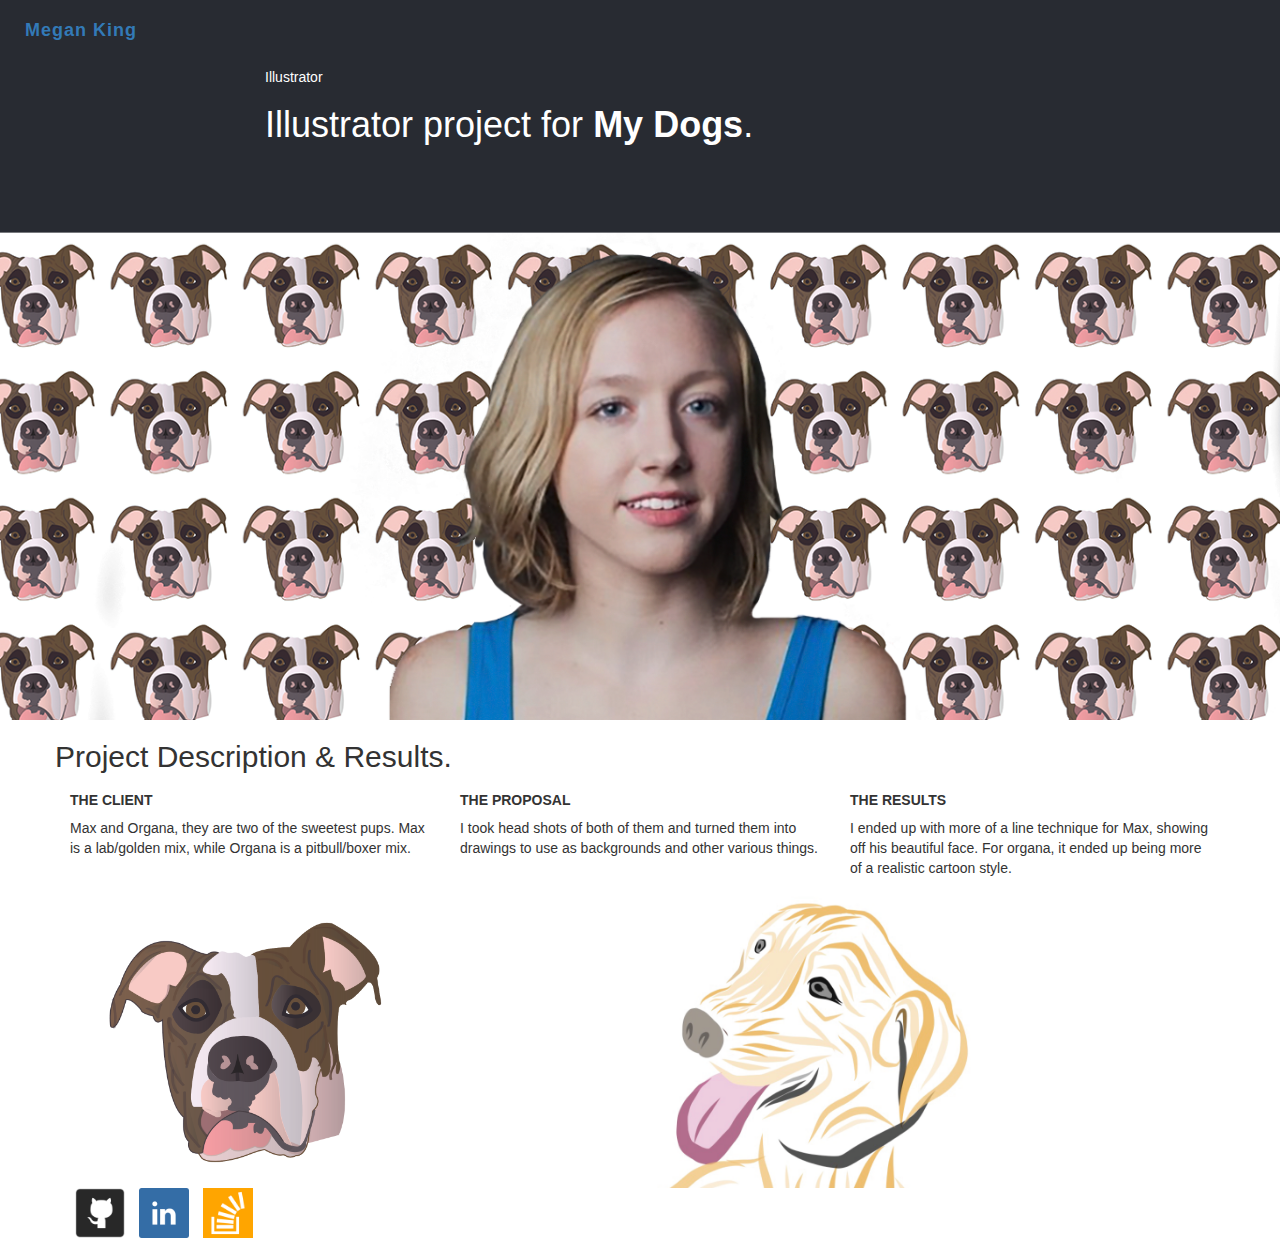
<file: Cartoons.html>
<!DOCTYPE html>
<html lang="en">
  <head>
    <meta charset="utf-8">
    <meta http-equiv="X-UA-Compatible" content="IE=edge">
    <meta name="viewport" content="width=device-width, initial-scale=1">
    <meta name="description" content="">
    <meta name="author" content="">
    <link rel="icon" href="assets/img/favicon.ico">

    <title>Cartoon Dogs</title>

    <!-- Bootstrap core CSS -->
   <link rel="stylesheet" href="https://maxcdn.bootstrapcdn.com/bootstrap/3.3.6/css/bootstrap.min.css">

    <!-- Custom styles for this template -->
    <link href="assets/css/style.css" rel="stylesheet">
    <link href="assets/css/megStyle.css" rel="stylesheet">


    <!-- IE10 viewport hack for Surface/desktop Windows 8 bug -->
    <script src="assets/js/ie10-viewport-bug-workaround.js"></script>

    <!-- HTML5 shim and Respond.js IE8 support of HTML5 elements and media queries -->
    <!--[if lt IE 9]>
      <script src="https://oss.maxcdn.com/html5shiv/3.7.2/html5shiv.min.js"></script>
      <script src="https://oss.maxcdn.com/respond/1.4.2/respond.min.js"></script>
    <![endif]-->
  </head>

  <body>

    <div id="hOrgana">
      <div class="logo">
        <a href="index.html" class="navbar-brand">Megan King</a>
      </div><!--/logo-->
      <div class="container centered">
        <div class="row">
          <div class="col-md-8 col-md-offset-2">
            <h5>Illustrator</h5>
            <h1>Illustrator project for <b>My Dogs</b>.</h1>
          </div>
        </div><!--/row-->
      </div><!--/container-->
    </div><!--H-->



    <div class="container ptb">
      <div class="row">
        <h2 class="centered mb">Project Description & Results.</h2>
        <div class="col-md-4">
          <h5><b>THE CLIENT</b></h5>
          <p>Max and Organa, they are two of the sweetest pups. Max is a lab/golden mix, while Organa is a pitbull/boxer mix.</p>
        </div><!--/col-md-4-->
        <div class="col-md-4">
          <h5><b>THE PROPOSAL</b></h5>
          <p>I took head shots of both of them and turned them into drawings to use as backgrounds and other various things.</p>
        </div><!--/col-md-4-->
        <div class="col-md-4">
          <h5><b>THE RESULTS</b></h5>
          <p>I ended up with more of a line technique for Max, showing off his beautiful face. For organa, it ended up being more of a realistic cartoon style.</p>
        </div><!--/col-md-4-->
      </div><!--/row-->
    </div><!-- /.container -->
    <div class="container">
      <div class="row mb">
        <div class="col-md-6 mb">
          <img src="assets/img/portfolio/SingleOrgana.png" class="img-responsive aligncenter" alt="" style="height: 300px;">
        </div>
        <div class="col-md-6 mb">
          <img src="assets/img/portfolio/max.png" class="img-responsive aligncenter" alt="" style="height: 300px;">
        </div>
      </div><!--/.row-->

    </div><!--/.container-->

     <div id="f">
      <div class="container">
        <div class="row centered">
          <div class="col-md-12">
            <a href="https://github.com/mgnking12" class="connectIcon" target=“_blank”><img src="assets/img/1461741072_social_media_logo_github.png" alt="blank" class="connectImage"></a>
            <a href="https://www.linkedin.com/in/mgnking
            " class="connectIcon" target=“_blank”><img src="assets/img/1461741179_linkedin-square-social-media.png" alt="blank" class="connectImage"></a>
            <a href="http://stackoverflow.com/users/6227674/megan-king?tab=profile" class="connectIcon" target=“_blank”><img src="assets/img/1461741209_stackoverflow.png" alt="blank" class="connectImage"></a>
          </div><!--/col-md-8-->
        </div>
      </div><!--/container-->
    </div><!--/.F-->

    <!-- Bootstrap core JavaScript
    ================================================== -->
    <!-- Placed at the end of the document so the pages load faster -->
    <script src="assets/js/jquery.min.js"></script>
    <script src="assets/js/bootstrap.min.js"></script>
    <script src="assets/js/retina-1.1.0.js"></script>
    <script src="assets/js/custom.js"></script>


  
  </body>
</html>
</file>
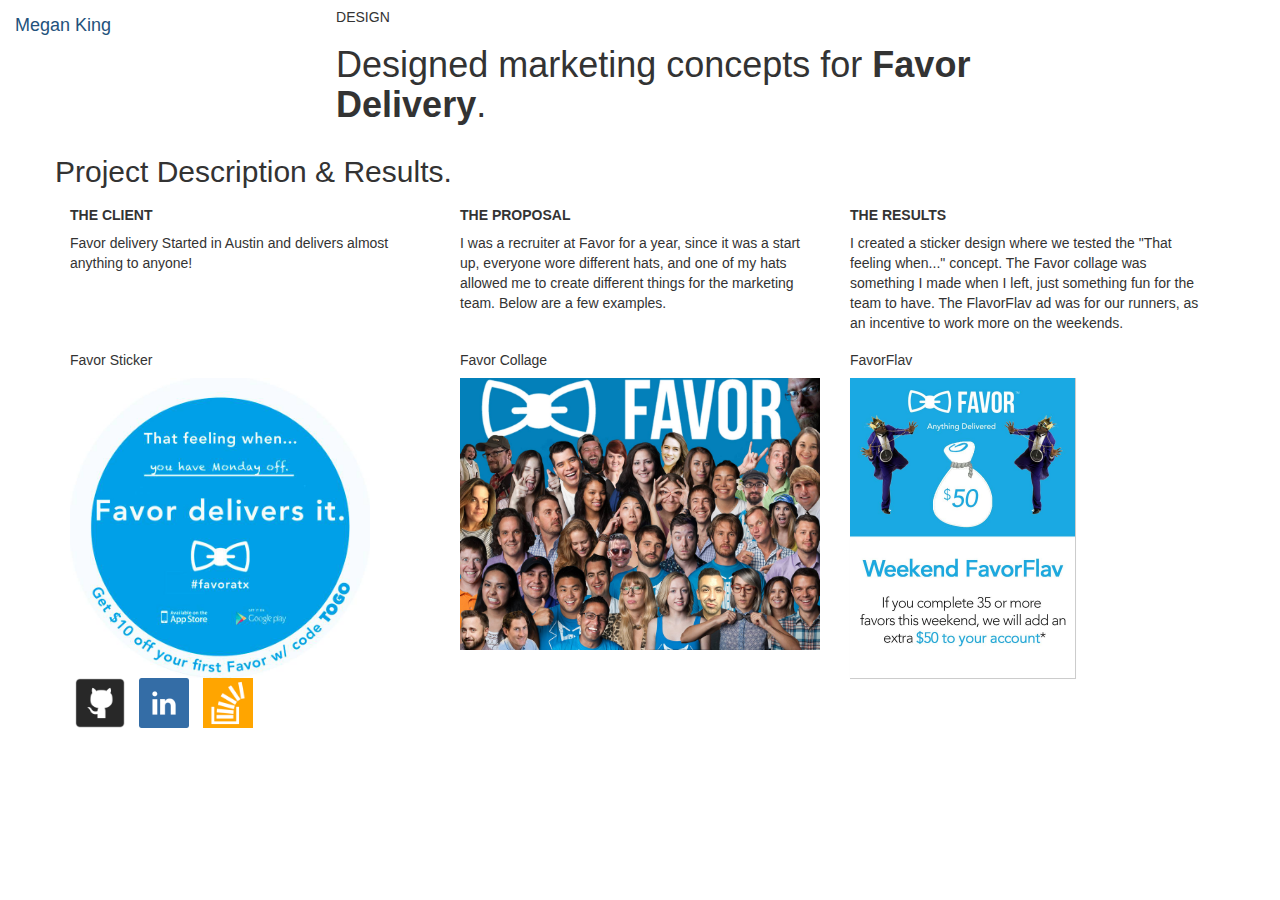
<file: favor.html>
<!DOCTYPE html>
<html lang="en">
  <head>
    <meta charset="utf-8">
    <meta http-equiv="X-UA-Compatible" content="IE=edge">
    <meta name="viewport" content="width=device-width, initial-scale=1">
    <meta name="description" content="">
    <meta name="author" content="">
    <link rel="icon" href="assets/img/favicon.ico">

    <title>Favor Delivery</title>

    <!-- Bootstrap core CSS -->
   <link rel="stylesheet" href="https://maxcdn.bootstrapcdn.com/bootstrap/3.3.6/css/bootstrap.min.css">

    <!-- Custom styles for this template -->
    <link href="assets/css/style.css" rel="stylesheet">
    <link href="assets/css/megStyle.css" rel="stylesheet">


    <!-- IE10 viewport hack for Surface/desktop Windows 8 bug -->
    <script src="assets/js/ie10-viewport-bug-workaround.js"></script>

    <!-- HTML5 shim and Respond.js IE8 support of HTML5 elements and media queries -->
    <!--[if lt IE 9]>
      <script src="https://oss.maxcdn.com/html5shiv/3.7.2/html5shiv.min.js"></script>
      <script src="https://oss.maxcdn.com/respond/1.4.2/respond.min.js"></script>
    <![endif]-->
  </head>

  <body>

    <div id="h2">
      <div class="logo">
        <a href="index.html" class="navbar-brand">Megan King</a>
      </div><!--/logo-->
      <div class="container centered">
        <div class="row">
          <div class="col-md-8 col-md-offset-2">
            <h5>DESIGN</h5>
            <h1>Designed marketing concepts for <b>Favor Delivery</b>.</h1>
          </div>
        </div><!--/row-->
      </div><!--/container-->
    </div><!--H-->



    <div class="container ptb">
      <div class="row">
        <h2 class="centered mb">Project Description & Results.</h2>
        <div class="col-md-4">
          <h5><b>THE CLIENT</b></h5>
          <p>Favor delivery Started in Austin and delivers almost anything to anyone!</p>
        </div><!--/col-md-4-->
        <div class="col-md-4">
          <h5><b>THE PROPOSAL</b></h5>
          <p>I was a recruiter at Favor for a year, since it was a start up, everyone wore different hats, and one of my hats allowed me to create different things for the marketing team. Below are a few examples.</p>
        </div><!--/col-md-4-->
        <div class="col-md-4">
          <h5><b>THE RESULTS</b></h5>
          <p>I created a sticker design where we tested the "That feeling when..." concept. The Favor collage was something I made when I left, just something fun for the team to have. The FlavorFlav ad was for our runners, as an incentive to work more on the weekends.  </p>
        </div><!--/col-md-4-->
      </div><!--/row-->
    </div><!-- /.container -->
     <div class="container">
      <div class="row mb">
      <div class="col-md-4 mb">
          <h5 class="centered">Favor Sticker</h5>
          <img src="assets/img/portfolio/favorDeliversIt.jpg" class="img-responsive aligncenter " alt="" style="height: 300px;">
        </div>
        <div class="col-md-4 mb">
          <h5 class="centered">Favor Collage</h5>
          <img src="assets/img/portfolio/favorTeam.jpg" class="img-responsive aligncenter " alt="">
        </div>
        <div class="col-md-4 mb">
          <h5 class="centered">FavorFlav</h5>
          <img src="assets/img/portfolio/favorFlav.jpg" class="img-responsive aligncenter portImg" alt="" style="height: 300px;">
        </div>
        
      </div><!--/.row-->
     
     


    </div><!--/.container-->

     <div id="f">
      <div class="container">
        <div class="row centered">
          <div class="col-md-12">
            <a href="https://github.com/mgnking12" class="connectIcon" target=“_blank”><img src="assets/img/1461741072_social_media_logo_github.png" alt="blank" class="connectImage"></a>
            <a href="https://www.linkedin.com/in/mgnking
            " class="connectIcon" target=“_blank”><img src="assets/img/1461741179_linkedin-square-social-media.png" alt="blank" class="connectImage"></a>
            <a href="http://stackoverflow.com/users/6227674/megan-king?tab=profile" class="connectIcon" target=“_blank”><img src="assets/img/1461741209_stackoverflow.png" alt="blank" class="connectImage"></a>
          </div><!--/col-md-12-->
        </div>
      </div><!--/container-->
    </div><!--/.F-->

    <!-- Bootstrap core JavaScript
    ================================================== -->
    <!-- Placed at the end of the document so the pages load faster -->
    <script src="assets/js/jquery.min.js"></script>
    <script src="assets/js/bootstrap.min.js"></script>
    <script src="assets/js/retina-1.1.0.js"></script>
    <script src="assets/js/custom.js"></script>


  
  </body>
</html>
</file>
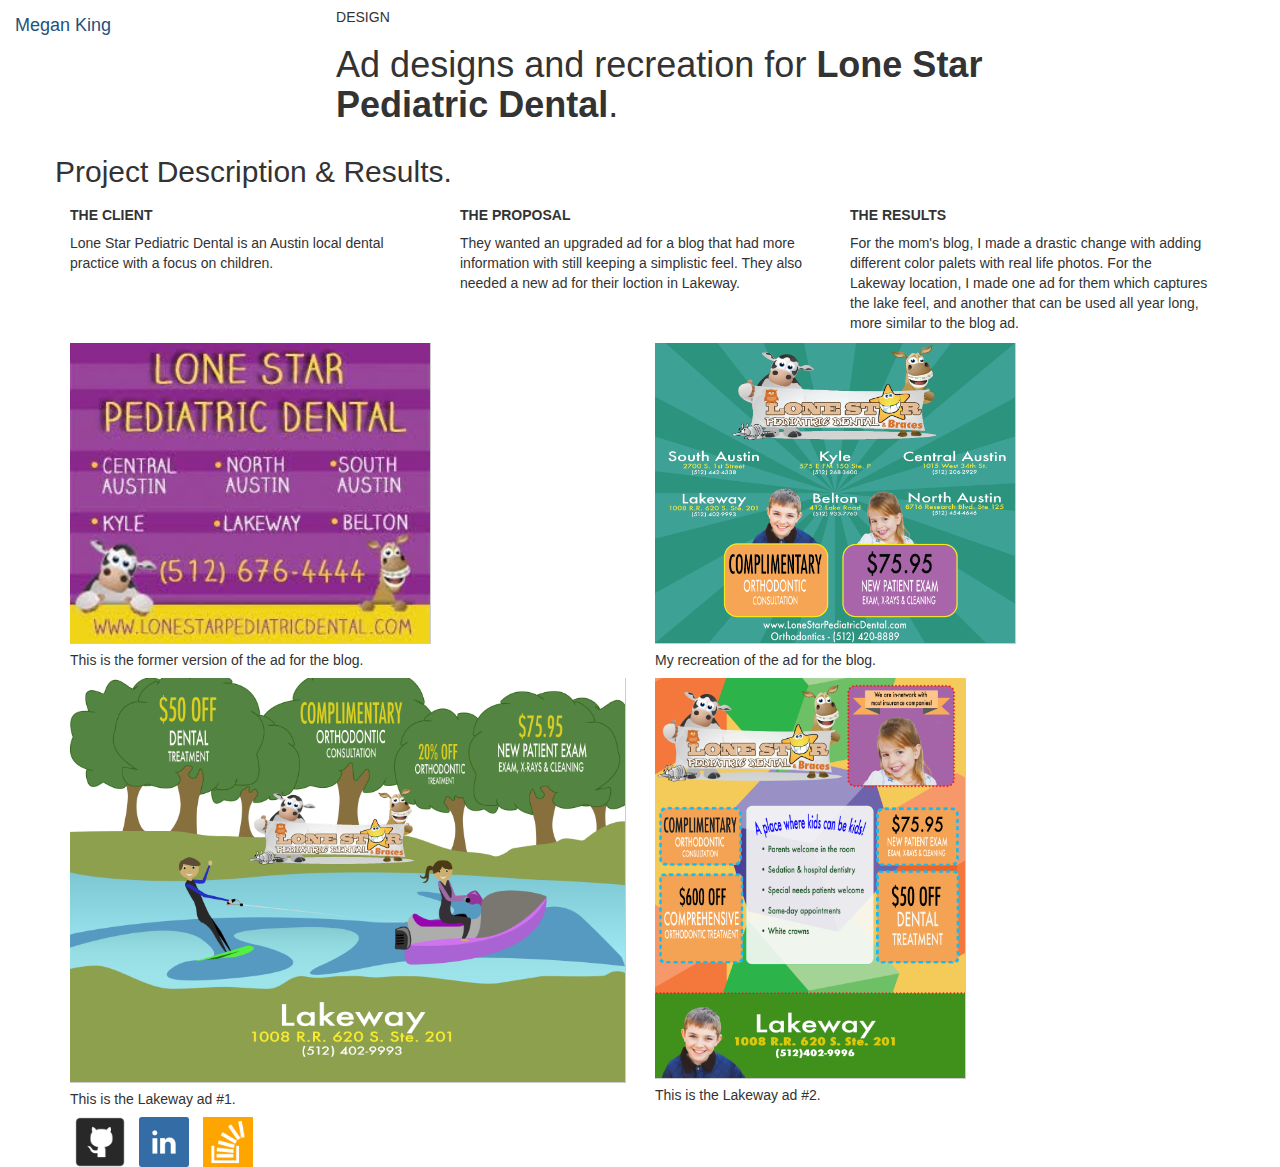
<file: LSPD.html>
<!DOCTYPE html>
<html lang="en">
  <head>
    <meta charset="utf-8">
    <meta http-equiv="X-UA-Compatible" content="IE=edge">
    <meta name="viewport" content="width=device-width, initial-scale=1">
    <meta name="description" content="">
    <meta name="author" content="">
    <link rel="icon" href="assets/img/favicon.ico">

    <title>Lonestar Pediatric Dental</title>

    <!-- Bootstrap core CSS -->
   <link rel="stylesheet" href="https://maxcdn.bootstrapcdn.com/bootstrap/3.3.6/css/bootstrap.min.css">

    <!-- Custom styles for this template -->
    <link href="assets/css/style.css" rel="stylesheet">
    <link href="assets/css/megStyle.css" rel="stylesheet">


    <!-- IE10 viewport hack for Surface/desktop Windows 8 bug -->
    <script src="assets/js/ie10-viewport-bug-workaround.js"></script>

    <!-- HTML5 shim and Respond.js IE8 support of HTML5 elements and media queries -->
    <!--[if lt IE 9]>
      <script src="https://oss.maxcdn.com/html5shiv/3.7.2/html5shiv.min.js"></script>
      <script src="https://oss.maxcdn.com/respond/1.4.2/respond.min.js"></script>
    <![endif]-->
  </head>

  <body>

    <div id="h2">
      <div class="logo">
        <a href="index.html" class="navbar-brand">Megan King</a>
      </div><!--/logo-->
      <div class="container centered">
        <div class="row">
          <div class="col-md-8 col-md-offset-2">
            <h5>DESIGN</h5>
            <h1>Ad designs and recreation for <b>Lone Star Pediatric Dental</b>.</h1>
          </div>
        </div><!--/row-->
      </div><!--/container-->
    </div><!--H-->



    <div class="container ptb">
      <div class="row">
        <h2 class="centered mb">Project Description & Results.</h2>
        <div class="col-md-4">
          <h5><b>THE CLIENT</b></h5>
          <p>Lone Star Pediatric Dental is an Austin local dental practice with a focus on children.</p>
        </div><!--/col-md-4-->
        <div class="col-md-4">
          <h5><b>THE PROPOSAL</b></h5>
          <p>They wanted an upgraded ad for a blog that had more information with still keeping a simplistic feel. They also needed a new ad for their loction in Lakeway.</p>
        </div><!--/col-md-4-->
        <div class="col-md-4">
          <h5><b>THE RESULTS</b></h5>
          <p>For the mom's blog, I made a drastic change with adding different color palets with real life photos. For the Lakeway location, I made one ad for them which captures the lake feel, and another that can be used all year long, more similar to the blog ad. </p>
        </div><!--/col-md-4-->
      </div><!--/row-->
    </div><!-- /.container -->
     <div class="container">
      <div class="row mb">
      <div class="col-md-6 mb">
          <img src="assets/img/portfolio/lonestarStart.jpeg" class="img-responsive aligncenter portImg" alt="" style="height: 300px;"><h5 class="centered">This is the former version of the ad for the blog. </h5>
        </div>
        <div class="col-md-6 mb">
          <img src="assets/img/portfolio/LoneStarPediatricDental_MomsBlog-01.png" class="img-responsive aligncenter portImg" alt="" style="height: 300px;"><h5 class="centered">My recreation of the ad for the blog. </h5>
        </div>
      </div><!--/.row-->
      <div class="row mb">
      <div class="col-md-6 mb">
          <img src="assets/img/portfolio/lspdLT.png" class="img-responsive aligncenter portImg" alt="" ><h5 class="centered">This is the Lakeway ad #1. </h5>
        </div>
        <div class="col-md-6 mb">
          <img src="assets/img/portfolio/lspdLW.png" class="img-responsive aligncenter portImg" alt="" style="height: 400px;"><h5 class="centered">This is the Lakeway ad #2. </h5>
        </div>
      </div><!--/.row-->


    </div><!--/.container-->

     <div id="f">
      <div class="container">
        <div class="row centered">
          <div class="col-md-12">
            <a href="https://github.com/mgnking12" class="connectIcon" target=“_blank”><img src="assets/img/1461741072_social_media_logo_github.png" alt="blank" class="connectImage"></a>
            <a href="https://www.linkedin.com/in/mgnking
            " class="connectIcon" target=“_blank”><img src="assets/img/1461741179_linkedin-square-social-media.png" alt="blank" class="connectImage"></a>
            <a href="http://stackoverflow.com/users/6227674/megan-king?tab=profile" class="connectIcon" target=“_blank”><img src="assets/img/1461741209_stackoverflow.png" alt="blank" class="connectImage"></a>
          </div><!--/col-md-12-->
        </div>
      </div><!--/container-->
    </div><!--/.F-->

    <!-- Bootstrap core JavaScript
    ================================================== -->
    <!-- Placed at the end of the document so the pages load faster -->
    <script src="assets/js/jquery.min.js"></script>
    <script src="assets/js/bootstrap.min.js"></script>
    <script src="assets/js/retina-1.1.0.js"></script>
    <script src="assets/js/custom.js"></script>


  
  </body>
</html>
</file>
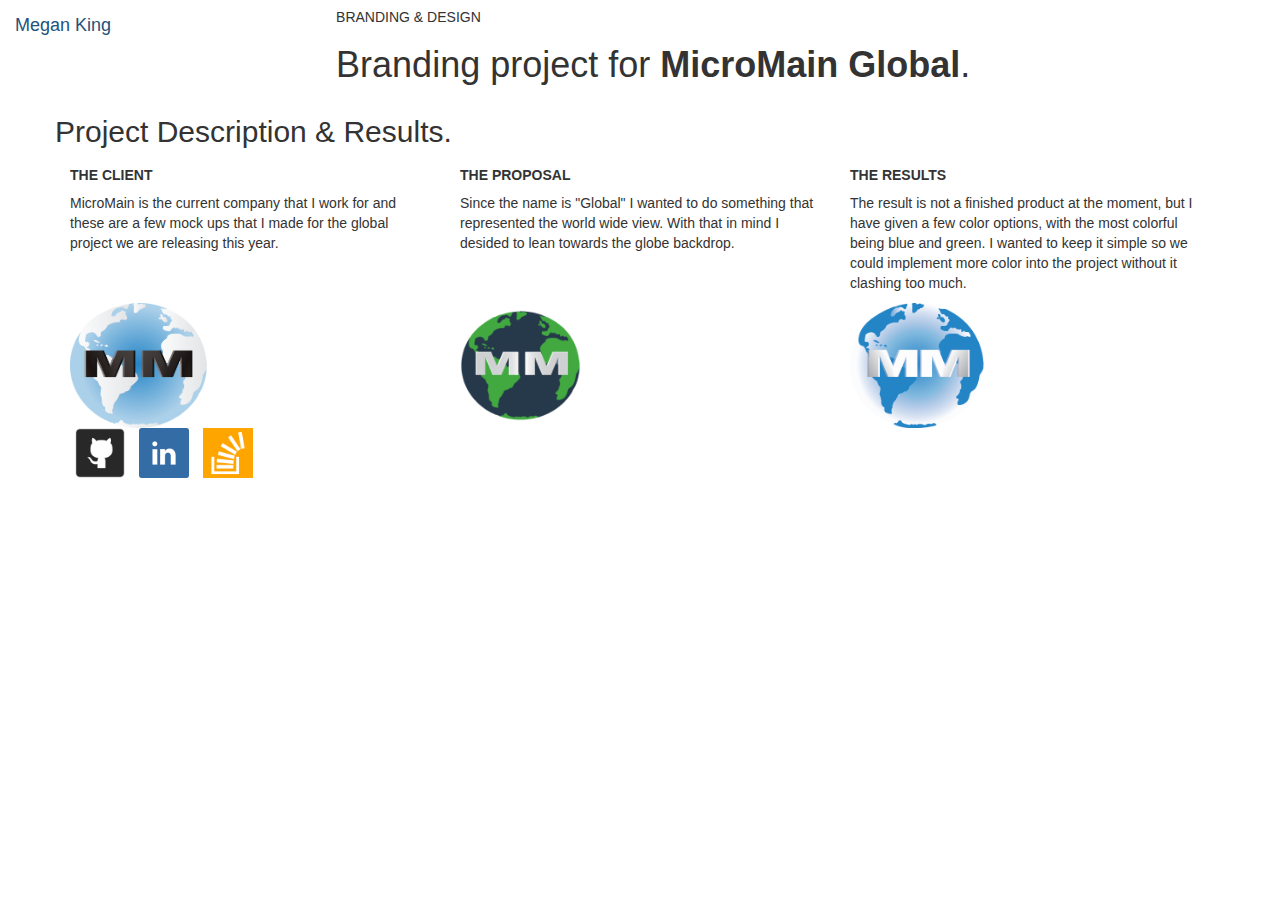
<file: mmlogo.html>
<!DOCTYPE html>
<html lang="en">
  <head>
    <meta charset="utf-8">
    <meta http-equiv="X-UA-Compatible" content="IE=edge">
    <meta name="viewport" content="width=device-width, initial-scale=1">
    <meta name="description" content="">
    <meta name="author" content="">
    <link rel="icon" href="assets/img/favicon.ico">

    <title>Logo</title>

    <!-- Bootstrap core CSS -->
   <link rel="stylesheet" href="https://maxcdn.bootstrapcdn.com/bootstrap/3.3.6/css/bootstrap.min.css">

    <!-- Custom styles for this template -->
    <link href="assets/css/style.css" rel="stylesheet">
    <link href="assets/css/megStyle.css" rel="stylesheet">


    <!-- IE10 viewport hack for Surface/desktop Windows 8 bug -->
    <script src="assets/js/ie10-viewport-bug-workaround.js"></script>

    <!-- HTML5 shim and Respond.js IE8 support of HTML5 elements and media queries -->
    <!--[if lt IE 9]>
      <script src="https://oss.maxcdn.com/html5shiv/3.7.2/html5shiv.min.js"></script>
      <script src="https://oss.maxcdn.com/respond/1.4.2/respond.min.js"></script>
    <![endif]-->
  </head>

  <body>

    <div id="h2">
      <div class="logo">
        <a href="index.html" class="navbar-brand">Megan King</a>
      </div><!--/logo-->
      <div class="container centered">
        <div class="row">
          <div class="col-md-8 col-md-offset-2">
            <h5>BRANDING & DESIGN</h5>
            <h1>Branding project for <b>MicroMain Global</b>.</h1>
          </div>
        </div><!--/row-->
      </div><!--/container-->
    </div><!--H-->



    <div class="container ptb">
      <div class="row">
        <h2 class="centered mb">Project Description & Results.</h2>
        <div class="col-md-4">
          <h5><b>THE CLIENT</b></h5>
          <p>MicroMain is the current company that I work for and these are a few mock ups that I made for the global project we are releasing this year.</p>
        </div><!--/col-md-4-->
        <div class="col-md-4">
          <h5><b>THE PROPOSAL</b></h5>
          <p>Since the name is "Global" I wanted to do something that represented the world wide view. With that in mind I desided to lean towards the globe backdrop.</p>
        </div><!--/col-md-4-->
        <div class="col-md-4">
          <h5><b>THE RESULTS</b></h5>
          <p>The result is not a finished product at the moment, but I have given a few color options, with the most colorful being blue and green. I wanted to keep it simple so we could implement more color into the project without it clashing too much.</p>
        </div><!--/col-md-4-->
      </div><!--/row-->
    </div><!-- /.container -->
    <div class="container">
      <div class="row mb">
        <div class="col-md-4 mb">
          <img src="assets/img/portfolio/MMLogoBlack.png" class="img-responsive aligncenter" alt="" style="height: 125px;">
        </div>
        <div class="col-md-4 mb">
          <img src="assets/img/portfolio/MMLogoBlueGreen.png" class="img-responsive aligncenter" alt="" style="height: 125px;">
        </div>
        <div class="col-md-4 mb">
          <img src="assets/img/portfolio/MMLogo.png" class="img-responsive aligncenter" alt="" style="height: 125px;">
        </div>
      </div><!--/.row-->

    </div><!--/.container-->

     <div id="f">
      <div class="container">
        <div class="row centered">
          <div class="col-md-12">
            <a href="https://github.com/mgnking12" class="connectIcon" target=“_blank”><img src="assets/img/1461741072_social_media_logo_github.png" alt="blank" class="connectImage"></a>
            <a href="https://www.linkedin.com/in/mgnking
            " class="connectIcon" target=“_blank”><img src="assets/img/1461741179_linkedin-square-social-media.png" alt="blank" class="connectImage"></a>
            <a href="http://stackoverflow.com/users/6227674/megan-king?tab=profile" class="connectIcon" target=“_blank”><img src="assets/img/1461741209_stackoverflow.png" alt="blank" class="connectImage"></a>
          </div><!--/col-md-8-->
        </div>
      </div><!--/container-->
    </div><!--/.F-->

    <!-- Bootstrap core JavaScript
    ================================================== -->
    <!-- Placed at the end of the document so the pages load faster -->
    <script src="assets/js/jquery.min.js"></script>
    <script src="assets/js/bootstrap.min.js"></script>
    <script src="assets/js/retina-1.1.0.js"></script>
    <script src="assets/js/custom.js"></script>


  
  </body>
</html>
</file>
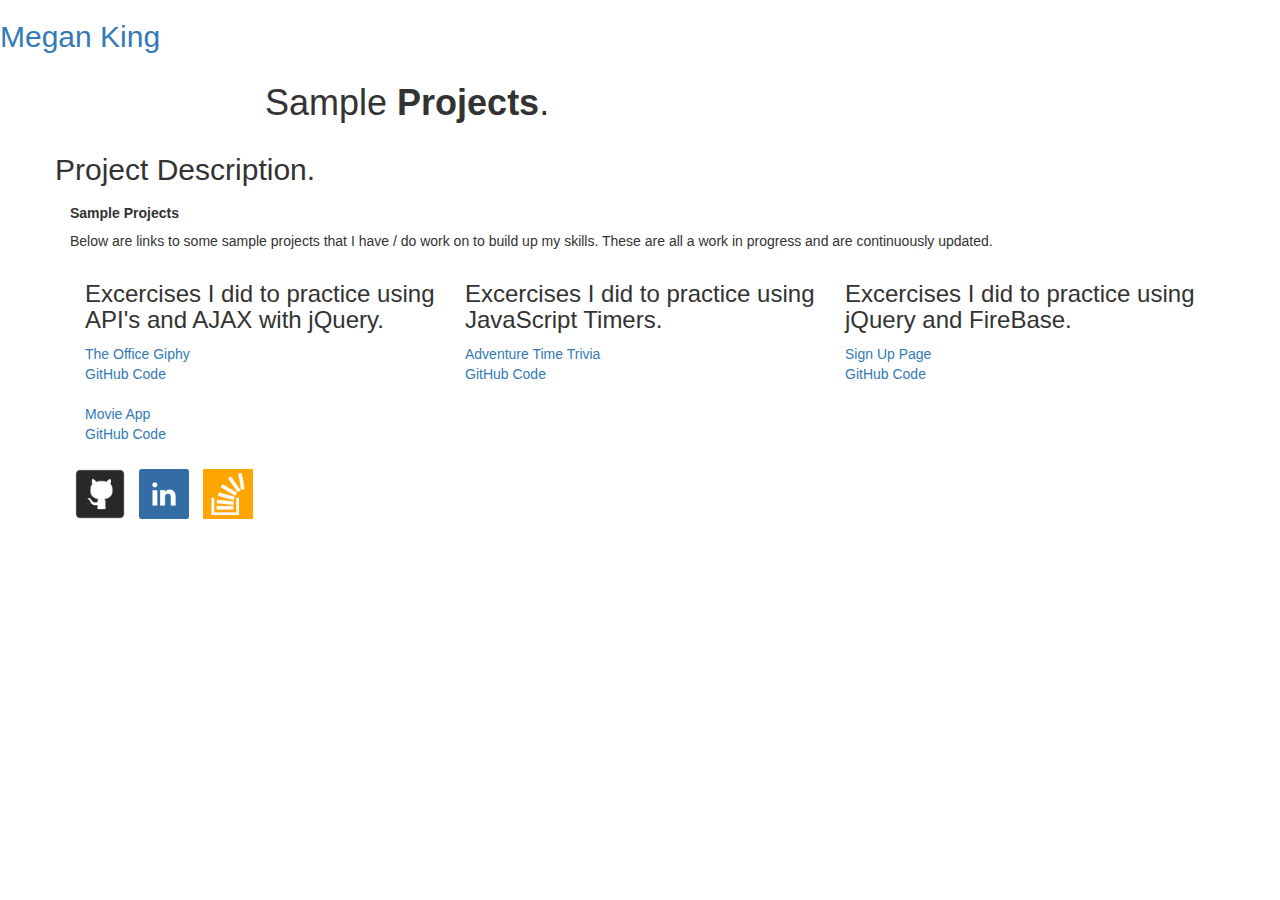
<file: sampleprojects.html>
<!DOCTYPE html>
<html lang="en">
  <head>
    <meta charset="utf-8">
    <meta http-equiv="X-UA-Compatible" content="IE=edge">
    <meta name="viewport" content="width=device-width, initial-scale=1">
    <meta name="description" content="">
    <meta name="author" content="">
    <link rel="icon" href="assets/img/favicon.ico">

    <title>Logo</title>

    <!-- Bootstrap core CSS -->
   <link rel="stylesheet" href="https://maxcdn.bootstrapcdn.com/bootstrap/3.3.6/css/bootstrap.min.css">

    <!-- Custom styles for this template -->
    <link href="assets/css/style.css" rel="stylesheet">
    <link href="assets/css/megStyle.css" rel="stylesheet">


    <!-- IE10 viewport hack for Surface/desktop Windows 8 bug -->
    <script src="assets/js/ie10-viewport-bug-workaround.js"></script>

    <!-- HTML5 shim and Respond.js IE8 support of HTML5 elements and media queries -->
    <!--[if lt IE 9]>
      <script src="https://oss.maxcdn.com/html5shiv/3.7.2/html5shiv.min.js"></script>
      <script src="https://oss.maxcdn.com/respond/1.4.2/respond.min.js"></script>
    <![endif]-->
  </head>

  <body>

    <div id="h2">
      <div class="logo">
        <a href="index.html"><h2>Megan King</h2></a>
      </div><!--/logo-->
      <div class="container centered">
        <div class="row">
          <div class="col-md-8 col-md-offset-2">
            
            <h1>Sample <b>Projects</b>.</h1>
          </div>
        </div><!--/row-->
      </div><!--/container-->
    </div><!--H-->

    <div class="container ptb">
      <div class="row">
        <h2 class="centered mb">Project Description.</h2>
        <div class="col-md-12">
          <h5><b>Sample Projects</b></h5>
          <p>Below are links to some sample projects that I have / do work on to build up my skills. These are all a work in progress and are continuously updated.</p>
        </div><!--/col-md-4-->
      
      </div><!--/row-->
    </div><!-- /.container -->
    <div class="container">

          <div class="row samprojects">
          <div class="col-md-4">
          <h3>Excercises I did to practice using API's and AJAX with jQuery.</h3>
          <a href="https://cryptic-brushlands-70461.herokuapp.com/">The Office Giphy</a>
          <br>
          <a href="https://github.com/mgnking12/GiphyApiProject">GitHub Code</a>
          <br><br>
          <a href="https://dry-eyrie-56821.herokuapp.com/?">Movie App</a>
          <br>
          <a href="https://github.com/mgnking12/APIAJAXexercise">GitHub Code</a>
          </div>
          <div class="col-md-4">
          <h3>Excercises I did to practice using JavaScript Timers.</h3>
            <a href="https://sheltered-reef-99444.herokuapp.com/">Adventure Time Trivia</a> 
            <br>
            <a href="https://github.com/mgnking12/TriviaGame">GitHub Code</a>
            <br><br>
          </div>
          <div class="col-md-4">
          <h3>Excercises I did to practice using jQuery and FireBase.</h3>
          <a href="https://fathomless-badlands-58412.herokuapp.com/">Sign Up Page</a>
          <br>
          <a href="https://github.com/mgnking12/signUpProject">GitHub Code</a>
          </div>
      </div><!--/row-->
    </div><!--/.container-->

     <div id="f">
      <div class="container">
        <div class="row centered">
          <div class="col-md-12">
            <a href="https://github.com/mgnking12" class="connectIcon" target=“_blank”><img src="assets/img/1461741072_social_media_logo_github.png" alt="blank" class="connectImage"></a>
            <a href="https://www.linkedin.com/in/mgnking" class="connectIcon" target=“_blank”><img src="assets/img/1461741179_linkedin-square-social-media.png" alt="blank" class="connectImage"></a>
            <a href="http://stackoverflow.com/users/6227674/megan-king?tab=profile" class="connectIcon" target=“_blank”><img src="assets/img/1461741209_stackoverflow.png" alt="blank" class="connectImage"></a>
          </div><!--/col-md-12-->
        </div>
      </div><!--/container-->
    </div><!--/.F-->

    <!-- Bootstrap core JavaScript
    ================================================== -->
    <!-- Placed at the end of the document so the pages load faster -->
    <script src="assets/js/jquery.min.js"></script>
    <script src="assets/js/bootstrap.min.js"></script>
    <script src="assets/js/retina-1.1.0.js"></script>
    <script src="assets/js/custom.js"></script>


  
  </body>
</html>
</file>
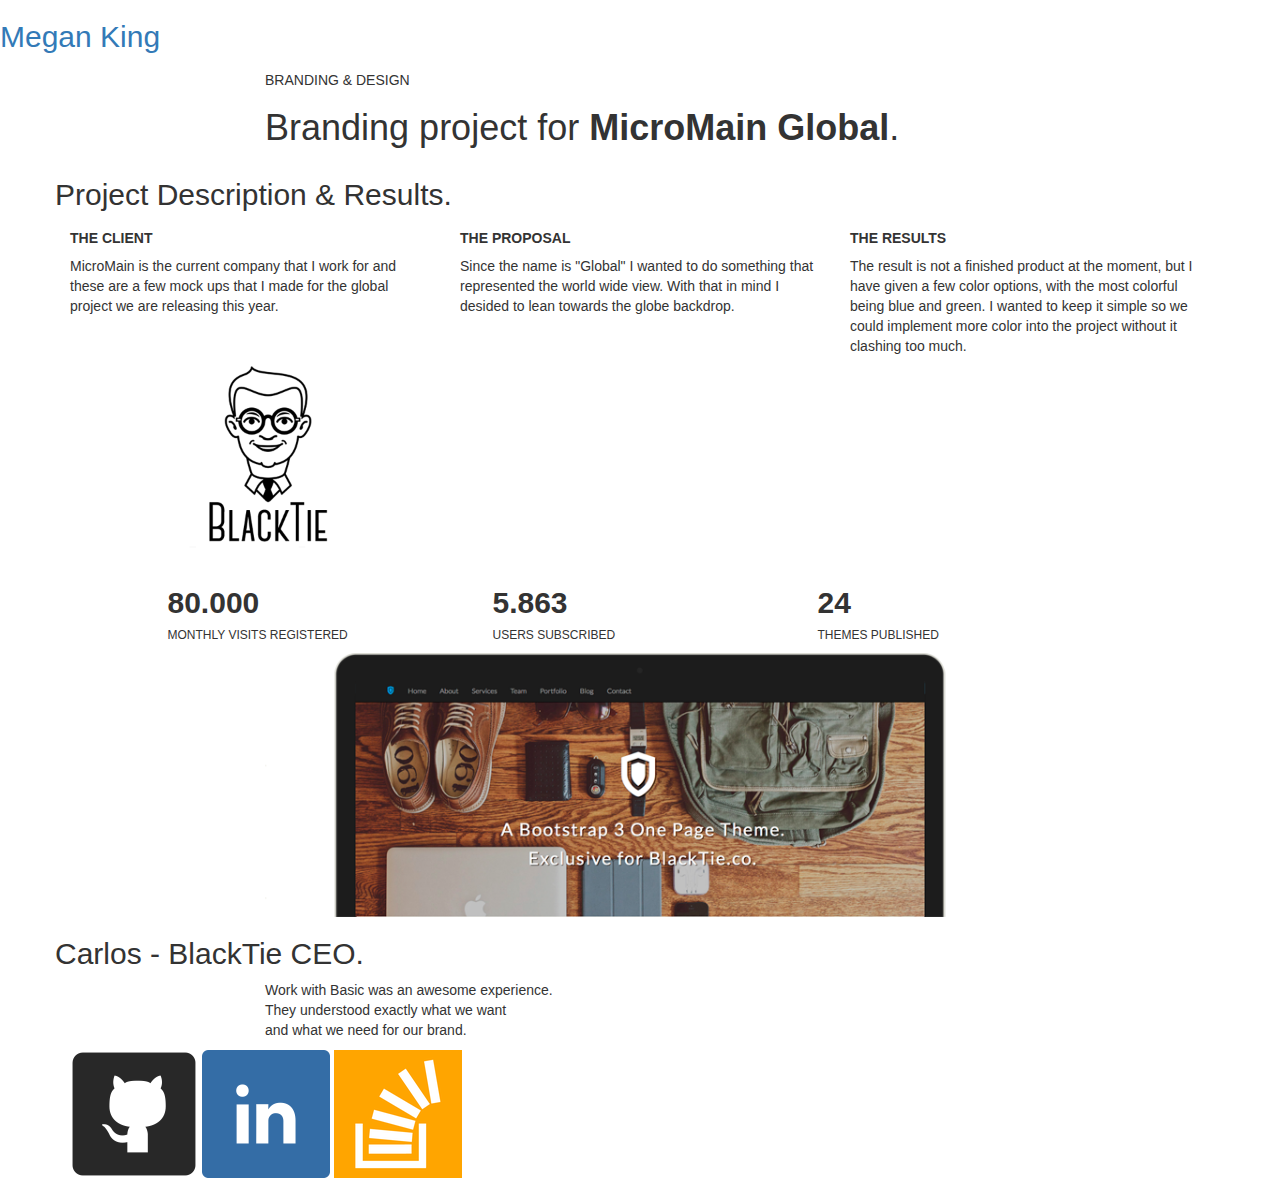
<file: single-project.html>
<!DOCTYPE html>
<html lang="en">
  <head>
    <meta charset="utf-8">
    <meta http-equiv="X-UA-Compatible" content="IE=edge">
    <meta name="viewport" content="width=device-width, initial-scale=1">
    <meta name="description" content="">
    <meta name="author" content="">
    <link rel="icon" href="assets/img/favicon.ico">

    <title>Logo</title>

    <!-- Bootstrap core CSS -->
   <link rel="stylesheet" href="https://maxcdn.bootstrapcdn.com/bootstrap/3.3.6/css/bootstrap.min.css">

    <!-- Custom styles for this template -->
    <link href="assets/css/style.css" rel="stylesheet">


    <!-- IE10 viewport hack for Surface/desktop Windows 8 bug -->
    <script src="assets/js/ie10-viewport-bug-workaround.js"></script>

    <!-- HTML5 shim and Respond.js IE8 support of HTML5 elements and media queries -->
    <!--[if lt IE 9]>
      <script src="https://oss.maxcdn.com/html5shiv/3.7.2/html5shiv.min.js"></script>
      <script src="https://oss.maxcdn.com/respond/1.4.2/respond.min.js"></script>
    <![endif]-->
  </head>

  <body>

    <div id="h2">
      <div class="logo">
        <a href="index.html"><h2>Megan King</h2></a>
      </div><!--/logo-->
      <div class="container centered">
        <div class="row">
          <div class="col-md-8 col-md-offset-2">
            <h5>BRANDING & DESIGN</h5>
            <h1>Branding project for <b>MicroMain Global</b>.</h1>
          </div>
        </div><!--/row-->
      </div><!--/container-->
    </div><!--H-->

    <div class="container ptb">
      <div class="row">
        <h2 class="centered mb">Project Description & Results.</h2>
        <div class="col-md-4">
          <h5><b>THE CLIENT</b></h5>
          <p>MicroMain is the current company that I work for and these are a few mock ups that I made for the global project we are releasing this year.</p>
        </div><!--/col-md-4-->
        <div class="col-md-4">
          <h5><b>THE PROPOSAL</b></h5>
          <p>Since the name is "Global" I wanted to do something that represented the world wide view. With that in mind I desided to lean towards the globe backdrop.</p>
        </div><!--/col-md-4-->
        <div class="col-md-4">
          <h5><b>THE RESULTS</b></h5>
          <p>The result is not a finished product at the moment, but I have given a few color options, with the most colorful being blue and green. I wanted to keep it simple so we could implement more color into the project without it clashing too much.</p>
        </div><!--/col-md-4-->
      </div><!--/row-->
    </div><!-- /.container -->
    <div class="container">
      <div class="row">
        <div class="col-md-10 col-md-offset-1 centered">
          <img src="assets/img/logoclient.png" width="200" alt="">
          <div class="row">
            <div class="col-sm-4">
              <h2><b>80.000</b></h2>
              <h6>MONTHLY VISITS REGISTERED</h6>
            </div><!--/col-sm-4-->
            <div class="col-sm-4">
              <h2><b>5.863</b></h2>
              <h6>USERS SUBSCRIBED</h6>
            </div><!--/col-sm-4-->
            <div class="col-sm-4">
              <h2><b>24</b></h2>
              <h6>THEMES PUBLISHED</h6>
            </div><!--/col-sm-4-->
          </div><!--/.row-->
        </div><!--/col-md-10-->
      </div><!--/row-->

      <div class="row mt">
        <div class="col-md-8 col-md-offset-2">
          <img src="assets/img/screen.png" class="img-responsive aligncenter" alt="">
        </div>
      </div><!--/.row-->

    </div><!--/.container-->

    <div id="g">
      <div class="container">
        <div class="row centered">
          <h2>Carlos - BlackTie CEO.</h2>
          <div class="col-md-8 col-md-offset-2">
            <p>Work with Basic was an awesome experience.<br/>They understood exactly what we want<br/>and what we need for our brand.</p>

          </div><!--/col-md-8-->
        </div><!--/row-->
      </div><!--/.container-->
    </div>

     <div id="f">
      <div class="container">
        <div class="row centered">
          <div class="col-md-12">
            <a href="https://github.com/mgnking12" class="connectIcon" target=“_blank”><img src="assets/img/1461741072_social_media_logo_github.png" alt="blank" class="connectImage"></a>
            <a href="https://www.linkedin.com/in/mgnking
            " class="connectIcon" target=“_blank”><img src="assets/img/1461741179_linkedin-square-social-media.png" alt="blank" class="connectImage"></a>
            <a href="http://stackoverflow.com/users/6227674/megan-king?tab=profile" class="connectIcon" target=“_blank”><img src="assets/img/1461741209_stackoverflow.png" alt="blank" class="connectImage"></a>
          </div><!--/col-md-8-->
        </div>
      </div><!--/container-->
    </div><!--/.F-->

    <!-- Bootstrap core JavaScript
    ================================================== -->
    <!-- Placed at the end of the document so the pages load faster -->
    <script src="assets/js/jquery.min.js"></script>
    <script src="assets/js/bootstrap.min.js"></script>
    <script src="assets/js/retina-1.1.0.js"></script>
    <script src="assets/js/custom.js"></script>


  
  </body>
</html>
</file>
<file: assets/css/style.css>
@font-face {
    font-family: 'JosefinSans-Thin'; /*a name to be used later*/
    src: url('fonts/Josefin_Sans/JosefinSans-Thin.ttf'); /*URL to font*/
}
@font-face {
    font-family: 'JosefinSans-Regular'; /*a name to be used later*/
    src: url('fonts/Josefin_Sans/JosefinSans-Regular.ttf'); /*URL to font*/
}
@font-face {
    font-family: 'JosefinSans-Bold'; /*a name to be used later*/
    src: url('fonts/Josefin_Sans/JosefinSans-Bold.ttf'); /*URL to font*/
}
a{
	text-decoration: none;
}
a:hover{
	text-decoration: none;	
}
body{
	 display: flex;
  min-height: 100vh;
  flex-direction: column;
}
#all{
	position: relative;
  flex: 1;
}
.marg{
	margin: 10px;
}
.faMenu{
	margin: 15px;
	color: white;
	}
.textMenu{
	font-family: JosefinSans-Thin;
	font-size: 50px;
	color: white;
}
.menuItem{
color: white;
}
.menuItem:hover{
	color: white;
}
#sideBar{
	background-color: #2980b9;
	height: 100%;
	width: 100px;	
	z-index:1;
	position: absolute;
}
#xs-menu{
	z-index:1;
	position: absolute;
	background-color: #7f8c8d;
}
#mainBody{
height: 100%;
}
.jumbotron{
	background-color: #7f8c8d;
}
.heading{
	line-height: 180%;
	font-family: JosefinSans-Thin;
}
.lrgText{
	font-size: 75px;
	color: white;
	margin-top: 20px;
}
.smlText{
	font-family: JosefinSans-Bold;
	color: #2c3e50;
	
}
#cartoonImg{
	width: 250px;
	margin-bottom: 40px;
	box-shadow: 0 2px 10px 5px #ccc;
}
#skillsButton, #experienceButton, #educationButton{
	font-size: 25px;
	color: #1abc9c;
	margin: 30px;
}
#rowSkills, #rowExperience, #rowEducation{
padding: 0 10px 15px 10px;
font-size: 12px;
background-color: #1abc9c;
color: #fff;
border-radius: 0%;
display: none;
margin: 35px;
}
.skills, .experiences, .education{
	margin-left: 30px;
}
.faSkills, .faExperience, .faEducation, .faPort{
	margin: 20px;
	color: #fff;
}
.technicalSection{
	margin: 25px;
}
.descriptionText{
	margin: 20px;
}

.itemExpand{
	color: #fff;
	background-color: #34495e;
    height: 100vh;
    display: none;
    margin: 0 auto;
}
.portfolioPage{
	display: none;
	margin: 5px;
}
.pArrImg {
	box-shadow: 0px 2px 5px 2px #ccc;
	margin: 10px;
}
.portDes{
	margin: 15px;

}
.contactPage{
	margin: 15px;
}
.mmlp{
	width: 210px;
	height: 173px;
	background-color: #fff;
	margin: 3px;
}
.contactPage{
	display: none;
	width: 80%;
	margin: 0 auto;
}
.imgText{
	display: none;
	position: absolute;
overflow: hidden;
font-size: 80px;
width: 100%;
height: 100%;
color: #34495e;

}
.reATX{
	margin-top: 20px;
}
.portItem:hover .imgText{
	background-color:rgba(255, 255, 255, .75);
	display: flex;
    align-items: center;
    justify-content: center;
	}

.spImg{

margin-top: 5px;
}

@media only screen and (max-width: 973px) {
    .itemExpand {
        height: 100%;
    }
}
</file>
<file: assets/css/megStyle.css>
.menu {
	margin-top: 0px;
		margin-right: 10px;
}
.message {
	height: 100px;
}

.connectIcon {
	margin: 0 5px 0 5px;
}
.connectImage{
	height: 50px;
	width: 50px;
	}

#hOrgana {
		background: url(../img/header2Organa.png) no-repeat center top;
		padding-top: 5px;
		background-attachment: relative;
		background-position: center center;
		min-height: 720px;
		width: 100%;
		
		-webkit-background-size: 100%;
		-moz-background-size: 100%;
		-o-background-size: 100%;
		background-size: 100%;

		-webkit-background-size: cover;
		-moz-background-size: cover;
		-o-background-size: cover;
		background-size: cover;
		color: white;




	}

	#hOrgana .logo {
		margin-top: 0px;
		margin-left: 10px;
		display: inline-block;
		font-weight: 900;
		color: white;
		letter-spacing: 1px;
	}

	#hOrgana .logo h2{
		font-weight: 900;
		color: white;
		letter-spacing: 1px;
	}

	#hOrgana h3 {
		margin-top: 30px;
		letter-spacing: 1px;
	}


	.img-responsive{
		bottom: 0;
	}

	.portImg {
		box-shadow: .5px .5px .5px .5px #ccc;
	}

	.samprojects {
		margin: 0 0 25px 0;
	}
</file>
